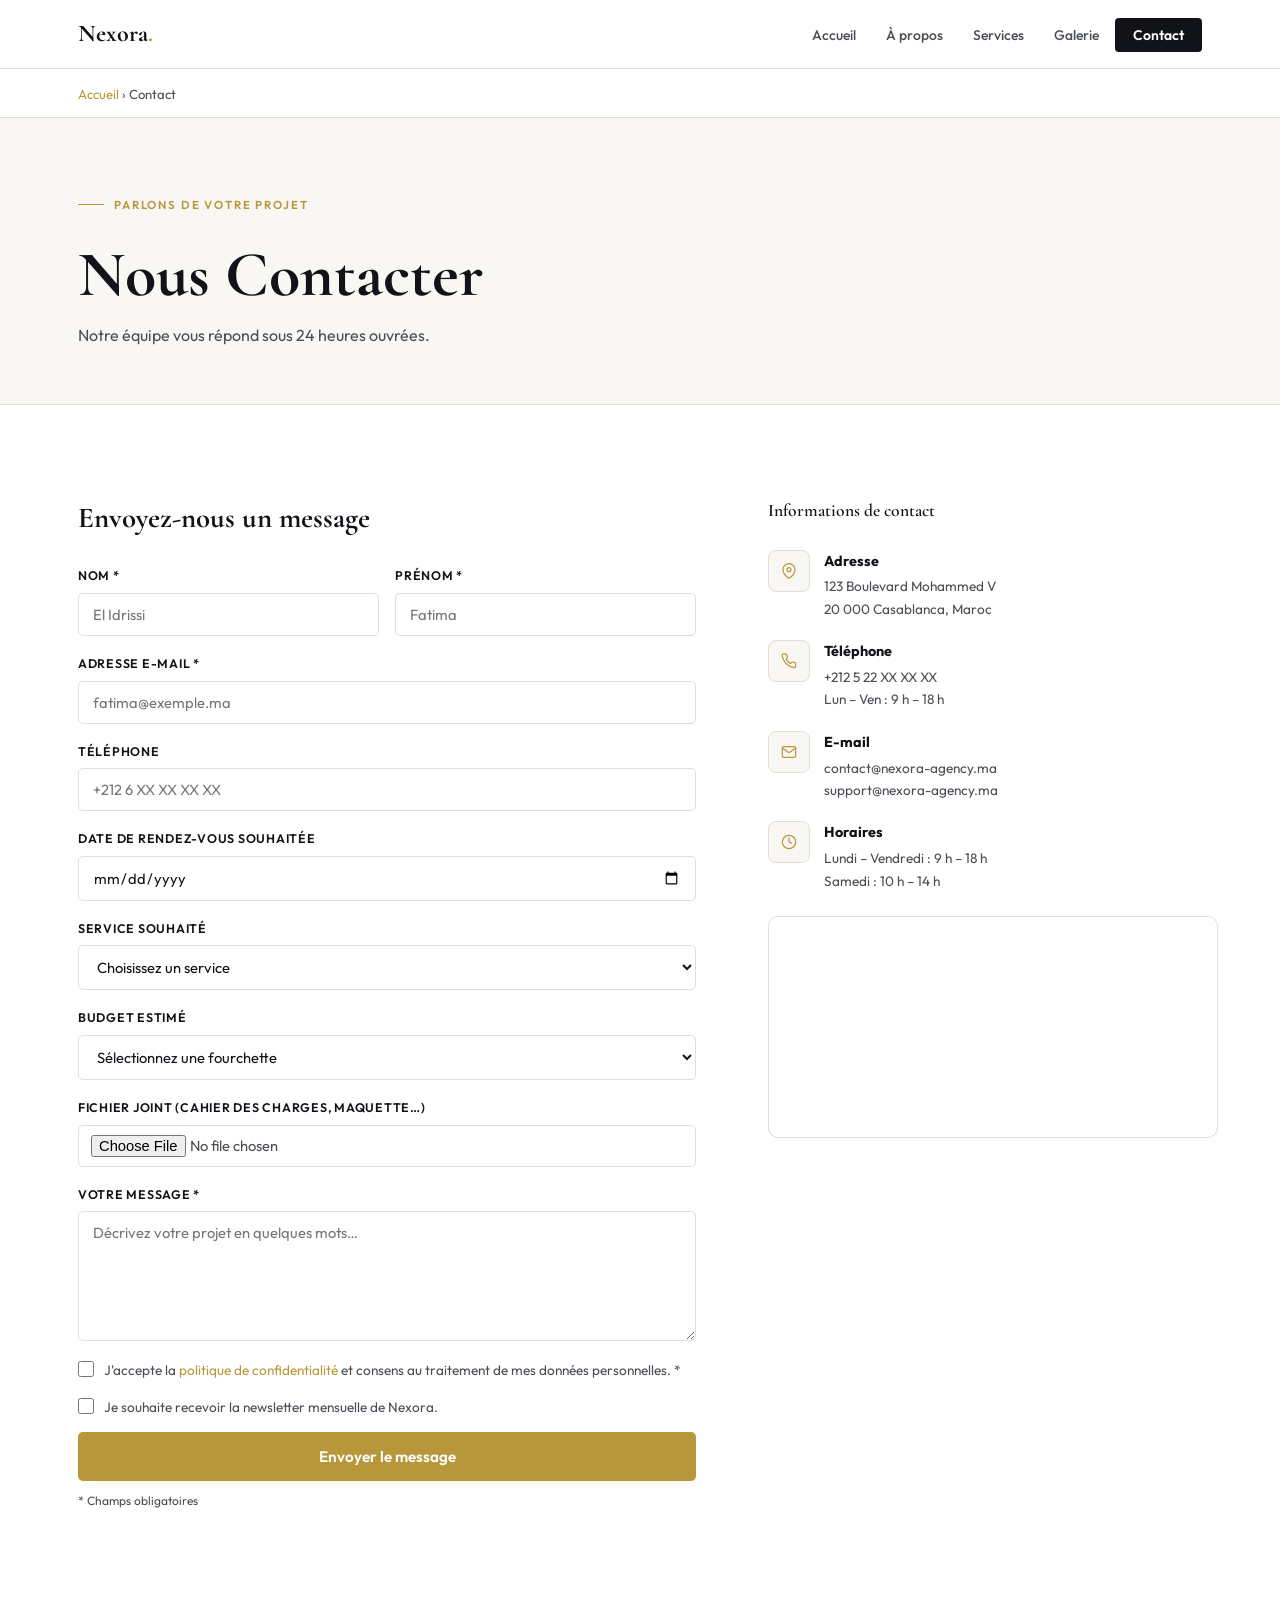
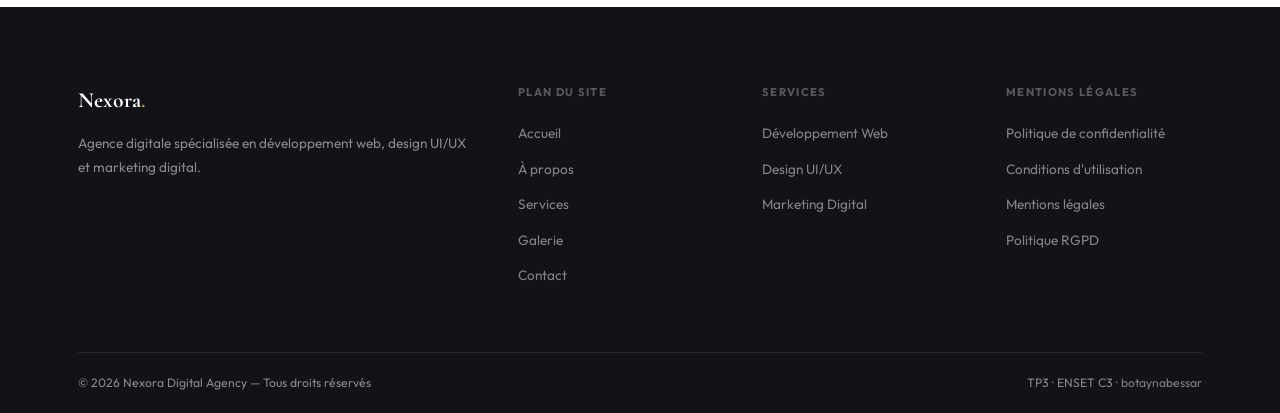
<file: tp3/pages/contact.html>
<!DOCTYPE html>
<html lang="fr">
<head>
  <meta charset="UTF-8">
  <meta name="viewport" content="width=device-width, initial-scale=1.0">
  <title>Contact — Nexora Digital Agency</title>
  <meta name="description" content="Contactez Nexora pour votre projet digital. Formulaire de contact, localisation Casablanca et informations pratiques.">
  <meta name="robots" content="index, follow">
  <meta property="og:type" content="website">
  <meta property="og:title" content="Contact — Nexora">
  <meta property="og:description" content="Contactez notre équipe pour discuter de votre projet digital.">
  <meta property="og:image" content="https://images.unsplash.com/photo-1497366216548-37526070297c?w=1200&q=80">
  <meta property="og:url" content="https://botaynabessar.github.io/c3-bo-bassar/tp3/pages/contact.html">
  <meta property="og:locale" content="fr_FR">
  <meta name="twitter:card" content="summary_large_image">
  <meta name="twitter:title" content="Contact — Nexora">
  <link rel="preconnect" href="https://fonts.googleapis.com">
  <link href="https://fonts.googleapis.com/css2?family=Cormorant+Garamond:wght@700;900&family=Outfit:wght@400;500;600&display=swap" rel="stylesheet">
  <link rel="stylesheet" href="../css/style.css">
</head>
<body>

<header>
  <nav>
    <a href="../index.html" class="logo">Nexora<span>.</span></a>
    <button class="hamburger" id="hbg" aria-label="Menu"><span></span><span></span><span></span></button>
    <ul id="nav-ul">
      <li><a href="../index.html">Accueil</a></li>
      <li><a href="about.html">À propos</a></li>
      <li><a href="services.html">Services</a></li>
      <li><a href="gallery.html">Galerie</a></li>
      <li><a href="contact.html" class="nav-cta active">Contact</a></li>
    </ul>
  </nav>
</header>

<div class="breadcrumb"><div class="container"><span><a href="../index.html">Accueil</a> &rsaquo; Contact</span></div></div>

<div class="page-hero">
  <div class="container">
    <span class="eyebrow">Parlons de votre projet</span>
    <h1>Nous Contacter</h1>
    <p>Notre équipe vous répond sous 24 heures ouvrées.</p>
  </div>
</div>

<section class="section">
  <div class="container">
    <div class="contact-grid">

      <!-- FORMULAIRE avec tous les types d'inputs -->
      <div>
        <h2 style="margin-bottom:32px; font-size:1.8rem;">Envoyez-nous un message</h2>

        <form id="contactForm" novalidate>

          <!-- input type="text" -->
          <div class="form-row">
            <div class="form-group">
              <label for="nom">Nom *</label>
              <input type="text" id="nom" name="nom" placeholder="El Idrissi" required autocomplete="family-name">
            </div>
            <div class="form-group">
              <label for="prenom">Prénom *</label>
              <input type="text" id="prenom" name="prenom" placeholder="Fatima" required autocomplete="given-name">
            </div>
          </div>

          <!-- input type="email" -->
          <div class="form-group">
            <label for="email">Adresse e-mail *</label>
            <input type="email" id="email" name="email" placeholder="fatima@exemple.ma" required autocomplete="email">
          </div>

          <!-- input type="tel" -->
          <div class="form-group">
            <label for="tel">Téléphone</label>
            <input type="tel" id="tel" name="tel" placeholder="+212 6 XX XX XX XX" autocomplete="tel">
          </div>

          <!-- input type="date" -->
          <div class="form-group">
            <label for="rdv">Date de rendez-vous souhaitée</label>
            <input type="date" id="rdv" name="rdv" min="2026-03-19">
          </div>

          <!-- select -->
          <div class="form-group">
            <label for="service">Service souhaité</label>
            <select id="service" name="service">
              <option value="">Choisissez un service</option>
              <option value="web">Développement Web</option>
              <option value="design">Design UI/UX</option>
              <option value="marketing">Marketing Digital</option>
              <option value="mobile">Application Mobile</option>
              <option value="cloud">Cloud &amp; Hébergement</option>
              <option value="secu">Cybersécurité</option>
              <option value="autre">Autre</option>
            </select>
          </div>

          <!-- second select -->
          <div class="form-group">
            <label for="budget">Budget estimé</label>
            <select id="budget" name="budget">
              <option value="">Sélectionnez une fourchette</option>
              <option value="moins5">Moins de 5 000 MAD</option>
              <option value="5-15">5 000 – 15 000 MAD</option>
              <option value="15-30">15 000 – 30 000 MAD</option>
              <option value="30plus">30 000 MAD et plus</option>
            </select>
          </div>

          <!-- input type="file" -->
          <div class="form-group">
            <label for="fichier">Fichier joint (cahier des charges, maquette…)</label>
            <input type="file" id="fichier" name="fichier" accept=".pdf,.doc,.docx,.jpg,.jpeg,.png,.zip">
          </div>

          <!-- textarea -->
          <div class="form-group">
            <label for="message">Votre message *</label>
            <textarea id="message" name="message" placeholder="Décrivez votre projet en quelques mots…" required></textarea>
          </div>

          <!-- input type="checkbox" RGPD -->
          <div class="check-group">
            <input type="checkbox" id="rgpd" name="rgpd" required>
            <label for="rgpd" style="text-transform:none; letter-spacing:0; font-weight:400;">
              J'accepte la <a href="#" style="color:var(--gold);">politique de confidentialité</a>
              et consens au traitement de mes données personnelles. *
            </label>
          </div>

          <!-- input type="checkbox" Newsletter -->
          <div class="check-group">
            <input type="checkbox" id="newsletter" name="newsletter">
            <label for="newsletter" style="text-transform:none; letter-spacing:0; font-weight:400;">
              Je souhaite recevoir la newsletter mensuelle de Nexora.
            </label>
          </div>

          <!-- input type="submit" -->
          <input type="submit" value="Envoyer le message" class="btn btn-gold" style="width:100%; font-size:.95rem; padding:15px; cursor:pointer;">

          <p style="font-size:.75rem; color:var(--ink-soft); margin-top:10px;">* Champs obligatoires</p>

        </form>
      </div>

      <!-- INFOS CONTACT -->
      <div class="contact-info">
        <h3>Informations de contact</h3>

        <div class="info-item">
          <div class="info-ico">
            <svg viewBox="0 0 24 24"><path d="M21 10c0 7-9 13-9 13s-9-6-9-13a9 9 0 0 1 18 0z"/><circle cx="12" cy="10" r="3"/></svg>
          </div>
          <div>
            <strong>Adresse</strong>
            <p>123 Boulevard Mohammed V<br>20 000 Casablanca, Maroc</p>
          </div>
        </div>

        <div class="info-item">
          <div class="info-ico">
            <svg viewBox="0 0 24 24"><path d="M22 16.92v3a2 2 0 0 1-2.18 2 19.79 19.79 0 0 1-8.63-3.07A19.5 19.5 0 0 1 4.9 12.15 19.79 19.79 0 0 1 1.82 3.6 2 2 0 0 1 3.82 1.44h3a2 2 0 0 1 2 1.72 12.84 12.84 0 0 0 .7 2.81 2 2 0 0 1-.45 2.11L8.09 9.91a16 16 0 0 0 6 6l1.83-1.83a2 2 0 0 1 2.11-.45 12.84 12.84 0 0 0 2.81.7A2 2 0 0 1 22 16.92z"/></svg>
          </div>
          <div>
            <strong>Téléphone</strong>
            <p>+212 5 22 XX XX XX<br>Lun – Ven : 9 h – 18 h</p>
          </div>
        </div>

        <div class="info-item">
          <div class="info-ico">
            <svg viewBox="0 0 24 24"><path d="M4 4h16c1.1 0 2 .9 2 2v12c0 1.1-.9 2-2 2H4c-1.1 0-2-.9-2-2V6c0-1.1.9-2 2-2z"/><polyline points="22,6 12,13 2,6"/></svg>
          </div>
          <div>
            <strong>E-mail</strong>
            <p>contact@nexora-agency.ma<br>support@nexora-agency.ma</p>
          </div>
        </div>

        <div class="info-item">
          <div class="info-ico">
            <svg viewBox="0 0 24 24"><circle cx="12" cy="12" r="10"/><polyline points="12 6 12 12 16 14"/></svg>
          </div>
          <div>
            <strong>Horaires</strong>
            <p>Lundi – Vendredi : 9 h – 18 h<br>Samedi : 10 h – 14 h</p>
          </div>
        </div>

        <!-- CARTE IFRAME Google Maps -->
        <div class="map-box">
          <iframe
            title="Localisation Nexora — Casablanca"
            src="https://www.google.com/maps/embed?pb=!1m18!1m12!1m3!1d53169.09!2d-7.6617!3d33.5731!2m3!1f0!2f0!3f0!3m2!1i1024!2i768!4f13.1!3m3!1m2!1s0xda7d282b1a9efab%3A0x97ffab2e5eb6d7e5!2sCasablanca!5e0!3m2!1sfr!2sma!4v1642000000000"
            allowfullscreen loading="lazy"
            referrerpolicy="no-referrer-when-downgrade">
          </iframe>
        </div>

      </div>
    </div>
  </div>
</section>

<footer>
  <div class="container">
    <div class="footer-grid">
      <div class="footer-col"><span class="f-logo">Nexora<span>.</span></span><p>Agence digitale spécialisée en développement web, design UI/UX et marketing digital.</p></div>
      <div class="footer-col"><h4>Plan du site</h4><ul><li><a href="../index.html">Accueil</a></li><li><a href="about.html">À propos</a></li><li><a href="services.html">Services</a></li><li><a href="gallery.html">Galerie</a></li><li><a href="contact.html">Contact</a></li></ul></div>
      <div class="footer-col"><h4>Services</h4><ul><li><a href="services.html">Développement Web</a></li><li><a href="services.html">Design UI/UX</a></li><li><a href="services.html">Marketing Digital</a></li></ul></div>
      <div class="footer-col"><h4>Mentions légales</h4><ul><li><a href="#">Politique de confidentialité</a></li><li><a href="#">Conditions d'utilisation</a></li><li><a href="#">Mentions légales</a></li><li><a href="#">Politique RGPD</a></li></ul></div>
    </div>
    <div class="footer-bottom"><p>&copy; 2026 Nexora Digital Agency &mdash; Tous droits réservés</p><p>TP3 &middot; ENSET C3 &middot; <a href="#">botaynabessar</a></p></div>
  </div>
</footer>

<script src="../js/script.js"></script>
</body>
</html>
</file>
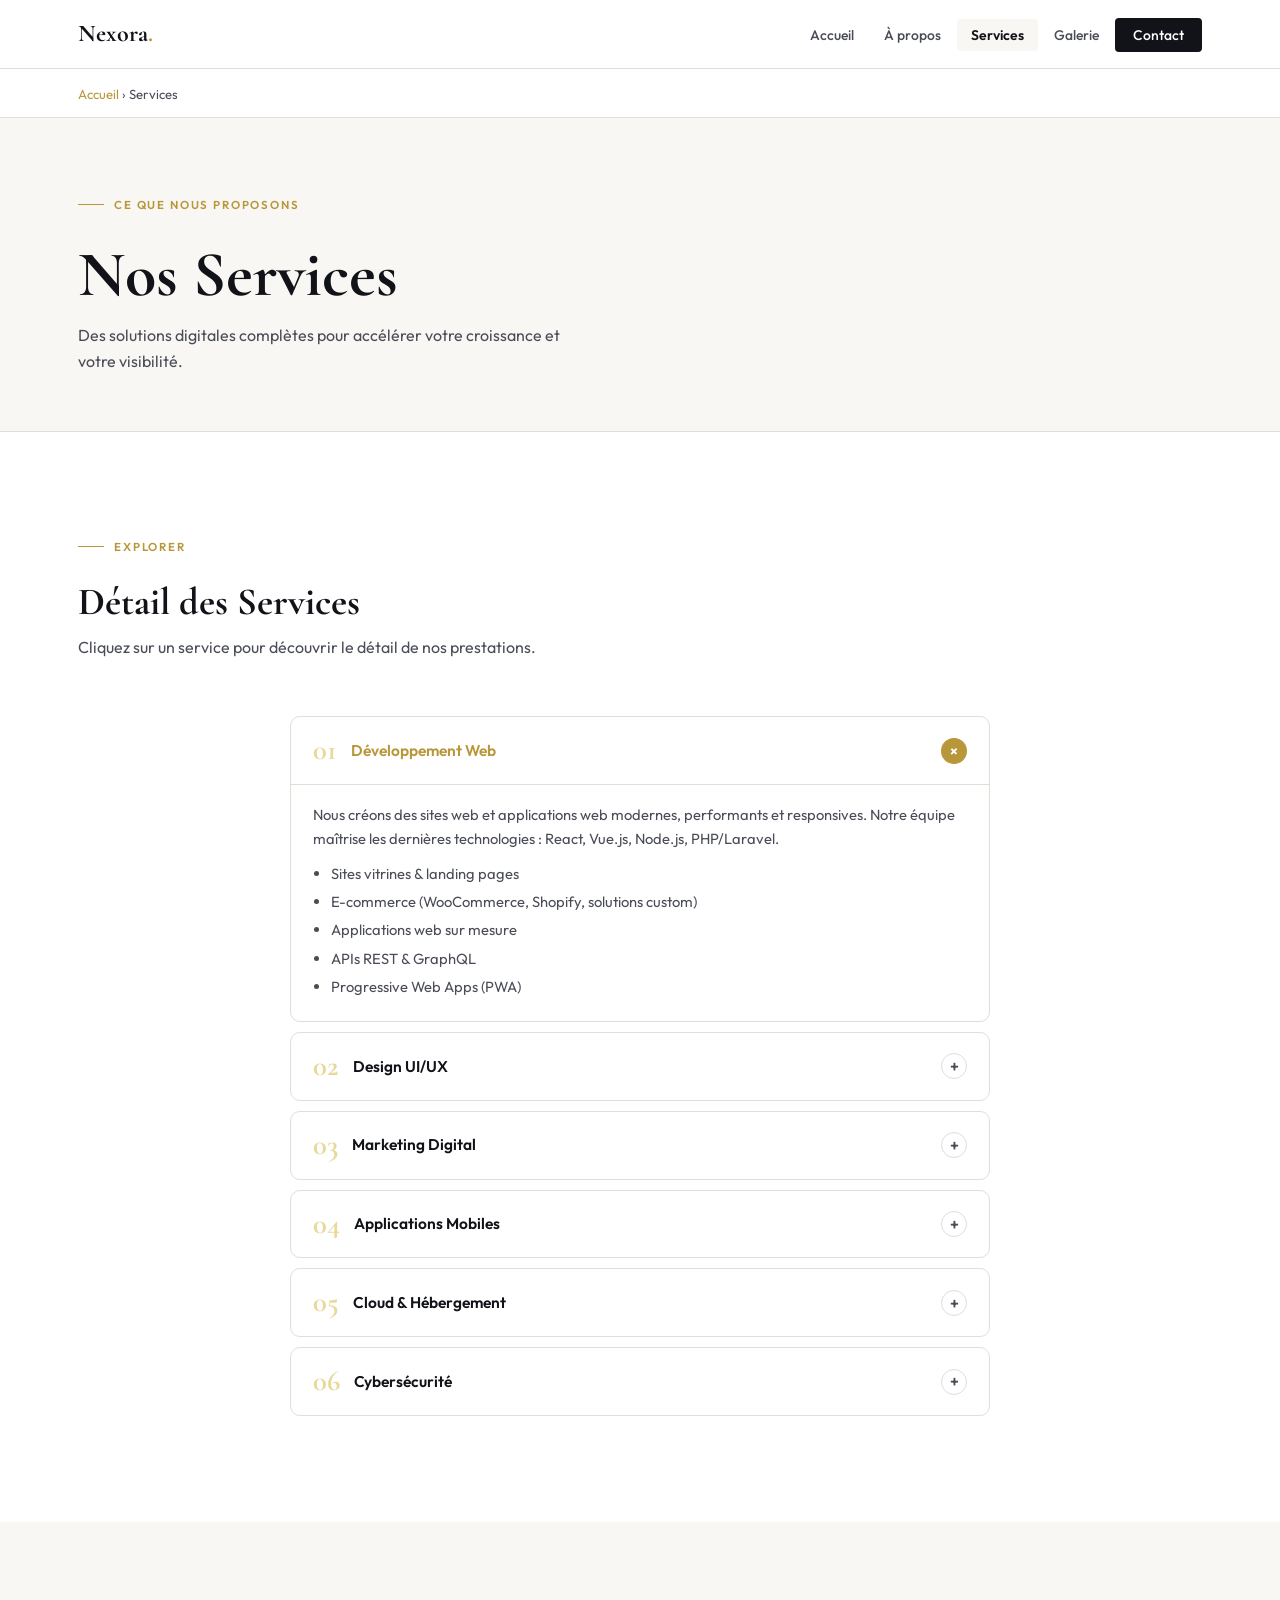
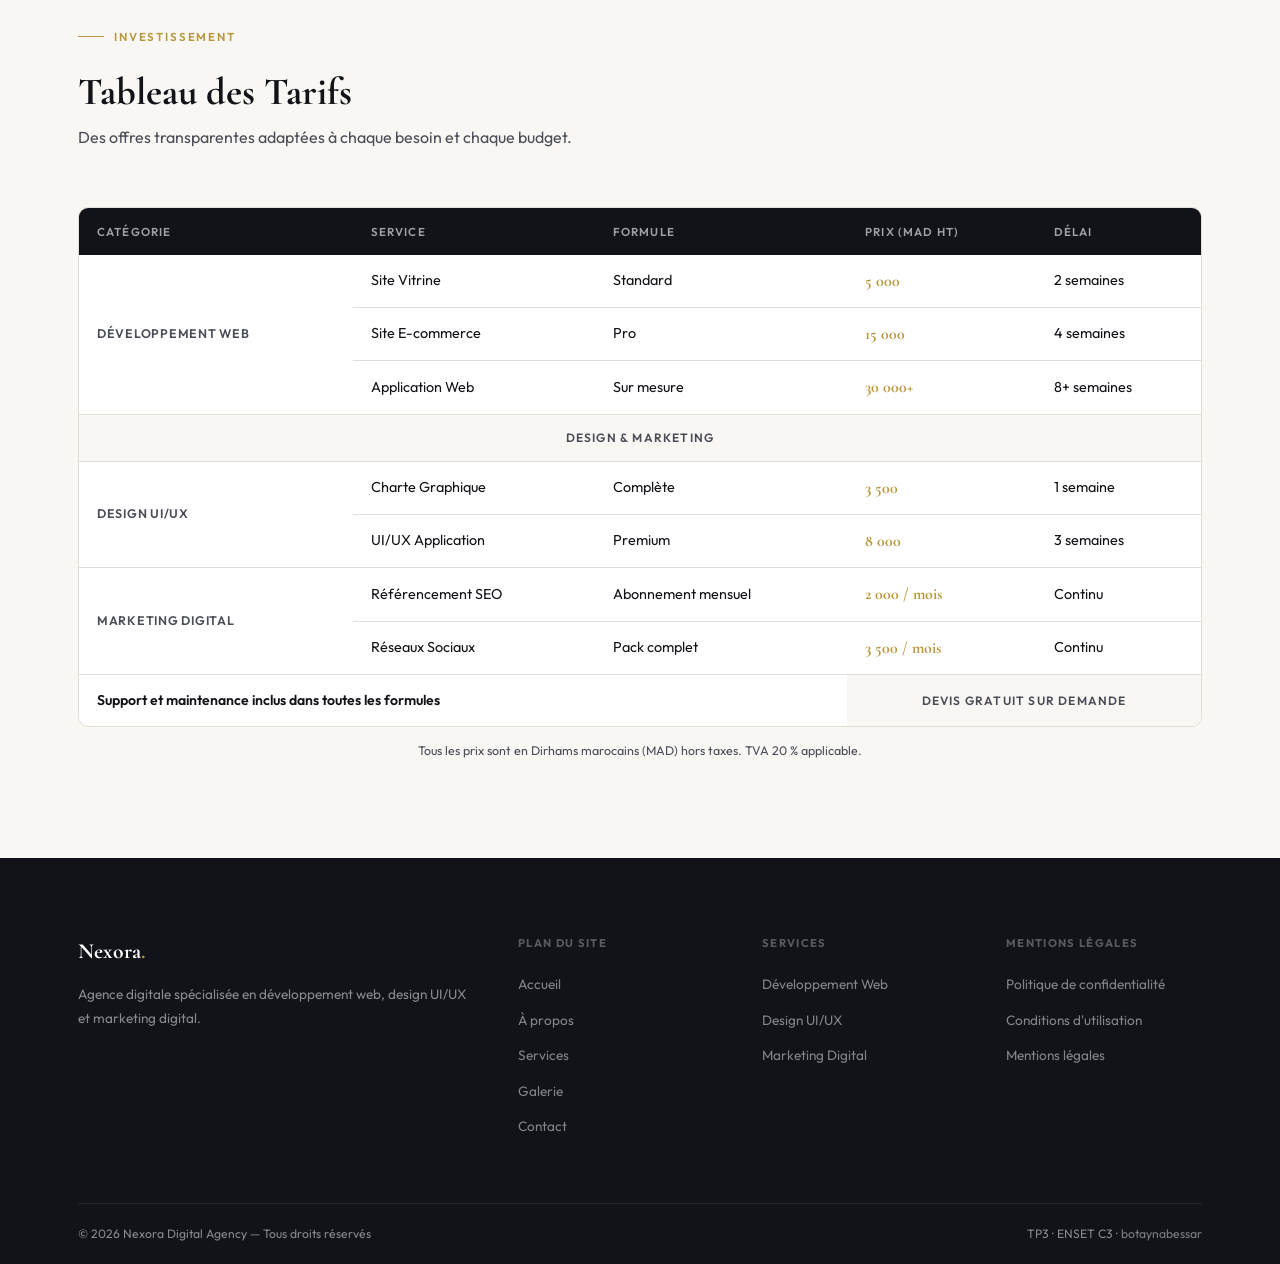
<file: tp3/pages/services.html>
<!DOCTYPE html>
<html lang="fr">
<head>
  <meta charset="UTF-8">
  <meta name="viewport" content="width=device-width, initial-scale=1.0">
  <title>Services &amp; Tarifs — Nexora Digital Agency</title>
  <meta name="description" content="Services de Nexora : développement web, design UI/UX, marketing digital. Consultez nos tarifs transparents.">
  <meta name="robots" content="index, follow">
  <meta property="og:type" content="website">
  <meta property="og:title" content="Services &amp; Tarifs — Nexora">
  <meta property="og:description" content="Développement web, design, marketing digital — tarifs transparents.">
  <meta property="og:image" content="https://images.unsplash.com/photo-1497366216548-37526070297c?w=1200&q=80">
  <meta property="og:url" content="https://botaynabessar.github.io/c3-bo-bassar/tp3/pages/services.html">
  <meta property="og:locale" content="fr_FR">
  <meta name="twitter:card" content="summary_large_image">
  <meta name="twitter:title" content="Services — Nexora">
  <link rel="preconnect" href="https://fonts.googleapis.com">
  <link href="https://fonts.googleapis.com/css2?family=Cormorant+Garamond:wght@700;900&family=Outfit:wght@400;500;600&display=swap" rel="stylesheet">
  <link rel="stylesheet" href="../css/style.css">
</head>
<body>

<header>
  <nav>
    <a href="../index.html" class="logo">Nexora<span>.</span></a>
    <button class="hamburger" id="hbg" aria-label="Menu"><span></span><span></span><span></span></button>
    <ul id="nav-ul">
      <li><a href="../index.html">Accueil</a></li>
      <li><a href="about.html">À propos</a></li>
      <li><a href="services.html" class="active">Services</a></li>
      <li><a href="gallery.html">Galerie</a></li>
      <li><a href="contact.html" class="nav-cta">Contact</a></li>
    </ul>
  </nav>
</header>

<div class="breadcrumb"><div class="container"><span><a href="../index.html">Accueil</a> &rsaquo; Services</span></div></div>

<div class="page-hero">
  <div class="container">
    <span class="eyebrow">Ce que nous proposons</span>
    <h1>Nos Services</h1>
    <p>Des solutions digitales complètes pour accélérer votre croissance et votre visibilité.</p>
  </div>
</div>

<!-- SERVICES : details / summary -->
<section class="section">
  <div class="container">
    <div class="section-intro">
      <span class="eyebrow">Explorer</span>
      <h2>Détail des Services</h2>
      <p>Cliquez sur un service pour découvrir le détail de nos prestations.</p>
    </div>

    <div style="max-width:700px; margin: 0 auto;">

      <div class="accord">
        <details open>
          <summary>
            <span class="sum-left"><span class="sum-num">01</span><span class="sum-text">Développement Web</span></span>
            <span class="arr-btn">+</span>
          </summary>
          <div class="det-body">
            <p>Nous créons des sites web et applications web modernes, performants et responsives. Notre équipe maîtrise les dernières technologies : React, Vue.js, Node.js, PHP/Laravel.</p>
            <ul>
              <li>Sites vitrines &amp; landing pages</li>
              <li>E-commerce (WooCommerce, Shopify, solutions custom)</li>
              <li>Applications web sur mesure</li>
              <li>APIs REST &amp; GraphQL</li>
              <li>Progressive Web Apps (PWA)</li>
            </ul>
          </div>
        </details>
      </div>

      <div class="accord">
        <details>
          <summary>
            <span class="sum-left"><span class="sum-num">02</span><span class="sum-text">Design UI/UX</span></span>
            <span class="arr-btn">+</span>
          </summary>
          <div class="det-body">
            <p>Notre équipe de designers crée des interfaces utilisateur élégantes et intuitives. Nous plaçons l'expérience utilisateur au cœur de chaque conception.</p>
            <ul>
              <li>Wireframing &amp; prototypage interactif</li>
              <li>Design system &amp; charte graphique</li>
              <li>Tests utilisateurs &amp; UX research</li>
              <li>Motion design &amp; animations</li>
            </ul>
          </div>
        </details>
      </div>

      <div class="accord">
        <details>
          <summary>
            <span class="sum-left"><span class="sum-num">03</span><span class="sum-text">Marketing Digital</span></span>
            <span class="arr-btn">+</span>
          </summary>
          <div class="det-body">
            <p>Boostez votre visibilité en ligne avec nos stratégies de marketing digital sur mesure.</p>
            <ul>
              <li>SEO / référencement naturel</li>
              <li>Google Ads &amp; Meta Ads</li>
              <li>Community management</li>
              <li>Email marketing &amp; automation</li>
              <li>Analyse &amp; reporting mensuel</li>
            </ul>
          </div>
        </details>
      </div>

      <div class="accord">
        <details>
          <summary>
            <span class="sum-left"><span class="sum-num">04</span><span class="sum-text">Applications Mobiles</span></span>
            <span class="arr-btn">+</span>
          </summary>
          <div class="det-body">
            <p>Développement d'applications mobiles natives et cross-platform pour iOS et Android.</p>
            <ul>
              <li>iOS natif — Swift / SwiftUI</li>
              <li>Android natif — Kotlin</li>
              <li>React Native (cross-platform)</li>
              <li>Flutter</li>
              <li>Publication App Store &amp; Google Play</li>
            </ul>
          </div>
        </details>
      </div>

      <div class="accord">
        <details>
          <summary>
            <span class="sum-left"><span class="sum-num">05</span><span class="sum-text">Cloud &amp; Hébergement</span></span>
            <span class="arr-btn">+</span>
          </summary>
          <div class="det-body">
            <p>Solutions cloud scalables et sécurisées. Nous gérons l'infrastructure pour que vous vous concentriez sur votre cœur de métier.</p>
            <ul>
              <li>AWS, Google Cloud Platform, Microsoft Azure</li>
              <li>Docker &amp; Kubernetes</li>
              <li>CI/CD &amp; automatisation</li>
              <li>Monitoring &amp; alerting 24/7</li>
            </ul>
          </div>
        </details>
      </div>

      <div class="accord">
        <details>
          <summary>
            <span class="sum-left"><span class="sum-num">06</span><span class="sum-text">Cybersécurité</span></span>
            <span class="arr-btn">+</span>
          </summary>
          <div class="det-body">
            <p>Protégez vos actifs numériques avec nos services de cybersécurité. Audit, tests de pénétration et mise en conformité RGPD.</p>
            <ul>
              <li>Audit de sécurité web</li>
              <li>Tests de pénétration (Pentest)</li>
              <li>Mise en conformité RGPD</li>
              <li>Formation des équipes</li>
            </ul>
          </div>
        </details>
      </div>

    </div>
  </div>
</section>

<!-- TABLEAU DE TARIFS avec colspan et rowspan -->
<section class="section section--bg">
  <div class="container">
    <div class="section-intro">
      <span class="eyebrow">Investissement</span>
      <h2>Tableau des Tarifs</h2>
      <p>Des offres transparentes adaptées à chaque besoin et chaque budget.</p>
    </div>

    <div class="tbl-wrap">
      <table>
        <thead>
          <tr>
            <th>Catégorie</th>
            <th>Service</th>
            <th>Formule</th>
            <th>Prix (MAD HT)</th>
            <th>Délai</th>
          </tr>
        </thead>
        <tbody>

          <!-- rowspan 3 pour Développement Web -->
          <tr>
            <td class="cat" rowspan="3">Développement Web</td>
            <td>Site Vitrine</td>
            <td>Standard</td>
            <td class="prix">5 000</td>
            <td>2 semaines</td>
          </tr>
          <tr>
            <td>Site E-commerce</td>
            <td>Pro</td>
            <td class="prix">15 000</td>
            <td>4 semaines</td>
          </tr>
          <tr>
            <td>Application Web</td>
            <td>Sur mesure</td>
            <td class="prix">30 000+</td>
            <td>8+ semaines</td>
          </tr>

          <!-- colspan 5 pour séparateur -->
          <tr>
            <td class="sep" colspan="5">Design &amp; Marketing</td>
          </tr>

          <!-- rowspan 2 pour Design -->
          <tr>
            <td class="cat" rowspan="2">Design UI/UX</td>
            <td>Charte Graphique</td>
            <td>Complète</td>
            <td class="prix">3 500</td>
            <td>1 semaine</td>
          </tr>
          <tr>
            <td>UI/UX Application</td>
            <td>Premium</td>
            <td class="prix">8 000</td>
            <td>3 semaines</td>
          </tr>

          <!-- rowspan 2 pour Marketing -->
          <tr>
            <td class="cat" rowspan="2">Marketing Digital</td>
            <td>Référencement SEO</td>
            <td>Abonnement mensuel</td>
            <td class="prix">2 000 / mois</td>
            <td>Continu</td>
          </tr>
          <tr>
            <td>Réseaux Sociaux</td>
            <td>Pack complet</td>
            <td class="prix">3 500 / mois</td>
            <td>Continu</td>
          </tr>

          <!-- colspan final -->
          <tr>
            <td colspan="3" style="font-weight:600; font-size:.88rem; color:var(--ink); padding:14px 18px;">
              Support et maintenance inclus dans toutes les formules
            </td>
            <td colspan="2" class="sep">Devis gratuit sur demande</td>
          </tr>

        </tbody>
      </table>
    </div>
    <p style="margin-top:14px; color:var(--ink-soft); font-size:.78rem; text-align:center;">
      Tous les prix sont en Dirhams marocains (MAD) hors taxes. TVA 20&nbsp;% applicable.
    </p>
  </div>
</section>

<footer>
  <div class="container">
    <div class="footer-grid">
      <div class="footer-col"><span class="f-logo">Nexora<span>.</span></span><p>Agence digitale spécialisée en développement web, design UI/UX et marketing digital.</p></div>
      <div class="footer-col"><h4>Plan du site</h4><ul><li><a href="../index.html">Accueil</a></li><li><a href="about.html">À propos</a></li><li><a href="services.html">Services</a></li><li><a href="gallery.html">Galerie</a></li><li><a href="contact.html">Contact</a></li></ul></div>
      <div class="footer-col"><h4>Services</h4><ul><li><a href="#">Développement Web</a></li><li><a href="#">Design UI/UX</a></li><li><a href="#">Marketing Digital</a></li></ul></div>
      <div class="footer-col"><h4>Mentions légales</h4><ul><li><a href="#">Politique de confidentialité</a></li><li><a href="#">Conditions d'utilisation</a></li><li><a href="#">Mentions légales</a></li></ul></div>
    </div>
    <div class="footer-bottom"><p>&copy; 2026 Nexora Digital Agency &mdash; Tous droits réservés</p><p>TP3 &middot; ENSET C3 &middot; <a href="#">botaynabessar</a></p></div>
  </div>
</footer>

<script src="../js/script.js"></script>
</body>
</html>
</file>
<file: tp3/css/style.css>
@import url('https://fonts.googleapis.com/css2?family=Cormorant+Garamond:wght@700;900&family=Outfit:wght@400;500;600&display=swap');

*, *::before, *::after { box-sizing: border-box; margin: 0; padding: 0; }
html { scroll-behavior: smooth; }

:root {
  --ink: #111318;
  --ink-soft: #4a4d57;
  --cream: #f9f7f4;
  --white: #ffffff;
  --gold: #b8973a;
  --gold-lt: #e8d99a;
  --border: #e2ddd7;
  --radius: 10px;
  --t: .3s ease;
}

body { font-family: 'Outfit', 'Segoe UI', sans-serif; background: var(--white); color: var(--ink); line-height: 1.65; }
img  { max-width: 100%; display: block; }
a    { color: inherit; text-decoration: none; }

h1, h2, h3 { font-family: 'Cormorant Garamond', Georgia, serif; line-height: 1.15; }
h1 { font-size: clamp(2.2rem, 5vw, 4rem); font-weight: 900; }
h2 { font-size: clamp(1.7rem, 3vw, 2.6rem); font-weight: 700; }
h3 { font-size: 1.1rem; font-weight: 600; }

.container { max-width: 1180px; margin: 0 auto; padding: 0 28px; }
.section    { padding: 96px 0; }
.section--bg { background: var(--cream); }

/* EYEBROW */
.eyebrow {
  display: inline-flex; align-items: center; gap: 10px;
  font-size: .72rem; font-weight: 600; letter-spacing: .16em;
  text-transform: uppercase; color: var(--gold); margin-bottom: 16px;
}
.eyebrow::before { content: ''; display: inline-block; width: 26px; height: 1px; background: var(--gold); }

/* BOUTONS */
.btn { display: inline-block; padding: 13px 28px; font-family: 'Outfit', sans-serif; font-weight: 600; font-size: .88rem; border-radius: 5px; transition: var(--t); cursor: pointer; border: none; }
.btn-gold    { background: var(--gold); color: #fff; }
.btn-gold:hover { background: #9f7f2a; transform: translateY(-2px); box-shadow: 0 8px 24px rgba(184,151,58,.35); }
.btn-outline { background: transparent; border: 1.5px solid var(--ink); color: var(--ink); }
.btn-outline:hover { background: var(--ink); color: #fff; }

/* HEADER */
header { position: sticky; top: 0; z-index: 200; background: rgba(255,255,255,.96); backdrop-filter: blur(14px); border-bottom: 1px solid var(--border); }
nav { display: flex; align-items: center; justify-content: space-between; height: 68px; max-width: 1180px; margin: 0 auto; padding: 0 28px; }
.logo { font-family: 'Cormorant Garamond', serif; font-size: 1.5rem; font-weight: 900; }
.logo span { color: var(--gold); }
nav ul { list-style: none; display: flex; align-items: center; gap: 2px; }
nav ul a { padding: 7px 14px; border-radius: 4px; font-size: .87rem; font-weight: 500; color: var(--ink-soft); transition: var(--t); }
nav ul a:hover, nav ul a.active { color: var(--ink); background: var(--cream); font-weight: 600; }
.nav-cta { background: var(--ink) !important; color: #fff !important; padding: 8px 18px !important; border-radius: 4px; }
.nav-cta:hover { background: var(--gold) !important; }
.hamburger { display: none; flex-direction: column; gap: 5px; background: none; border: none; cursor: pointer; padding: 5px; }
.hamburger span { display: block; width: 22px; height: 2px; background: var(--ink); border-radius: 1px; }

/* HERO */
.hero { display: grid; grid-template-columns: 55% 45%; min-height: 90vh; overflow: hidden; }
.hero-left { display: flex; flex-direction: column; justify-content: center; padding: 80px 60px 80px 28px; }
.hero-left h1   { margin-bottom: 20px; }
.hero-left > p  { color: var(--ink-soft); font-size: 1rem; max-width: 460px; margin-bottom: 36px; }
.hero-actions   { display: flex; gap: 12px; flex-wrap: wrap; }
.hero-right { position: relative; overflow: hidden; }
.hero-right picture, .hero-right img { width: 100%; height: 100%; object-fit: cover; object-position: center; }
.hero-right::after { content: ''; position: absolute; top: 0; left: 0; width: 55px; height: 100%; background: var(--white); clip-path: polygon(0 0, 100% 0, 0 100%); }

/* STATS */
.stats { background: var(--ink); color: #fff; padding: 52px 0; }
.stats-grid { display: grid; grid-template-columns: repeat(4,1fr); gap: 20px; text-align: center; }
.stats-grid strong { display: block; font-family: 'Cormorant Garamond', serif; font-size: 2.8rem; font-weight: 900; color: var(--gold); line-height: 1; margin-bottom: 5px; }
.stats-grid span   { font-size: .78rem; color: rgba(255,255,255,.45); letter-spacing: .08em; text-transform: uppercase; }

/* SERVICES */
.section-intro { max-width: 560px; margin-bottom: 56px; }
.section-intro h2 { margin: 8px 0 10px; }
.section-intro p  { color: var(--ink-soft); }
.services-grid { display: grid; grid-template-columns: repeat(3,1fr); gap: 22px; }
.card { background: #fff; border: 1px solid var(--border); border-radius: var(--radius); padding: 36px 28px; transition: var(--t); }
.card:hover { box-shadow: 0 8px 32px rgba(0,0,0,.09); transform: translateY(-4px); border-color: var(--gold-lt); }
.card-num { font-family: 'Cormorant Garamond', serif; font-size: 2.6rem; font-weight: 900; color: var(--gold-lt); line-height: 1; margin-bottom: 14px; }
.card h3  { margin-bottom: 9px; }
.card p   { color: var(--ink-soft); font-size: .88rem; line-height: 1.7; }

/* TÉMOIGNAGES */
.temo-grid { display: grid; grid-template-columns: repeat(3,1fr); gap: 22px; }
blockquote { background: #fff; border-radius: var(--radius); padding: 32px; border-top: 3px solid var(--gold); display: flex; flex-direction: column; gap: 16px; }
.q-mark { font-family: 'Cormorant Garamond', serif; font-size: 4.5rem; color: var(--gold-lt); line-height: .7; }
.q-text { color: var(--ink-soft); font-size: .92rem; line-height: 1.75; font-style: italic; }
.q-author strong { display: block; font-size: .9rem; font-weight: 600; }
.q-author span   { color: var(--ink-soft); font-size: .78rem; }

/* VIDÉO */
.video-section { background: var(--ink); padding: 96px 0; text-align: center; }
.video-section h2 { color: #fff; margin-bottom: 12px; }
.video-section > .container > p { color: rgba(255,255,255,.45); margin-bottom: 42px; }
.video-section .eyebrow { justify-content: center; color: var(--gold-lt); display: flex; }
.video-wrap { max-width: 880px; margin: 0 auto; border-radius: 12px; overflow: hidden; box-shadow: 0 30px 80px rgba(0,0,0,.5); border: 1px solid rgba(255,255,255,.07); }
.video-wrap video { width: 100%; display: block; }

/* ABOUT : ÉQUIPE */
.team-grid { display: grid; grid-template-columns: repeat(3,1fr); gap: 32px; }
figure {}
.photo-box { aspect-ratio: 3/4; border-radius: var(--radius); overflow: hidden; background: var(--cream); margin-bottom: 16px; }
.photo-box img { width: 100%; height: 100%; object-fit: cover; object-position: top; transition: transform .5s ease; }
figure:hover .photo-box img { transform: scale(1.04); }
figcaption strong { display: block; font-size: 1rem; font-weight: 600; margin-bottom: 3px; }
figcaption span   { color: var(--ink-soft); font-size: .82rem; }

/* VALEURS */
.valeurs-grid { display: grid; grid-template-columns: repeat(2,1fr); gap: 18px; }
.valeur { border: 1px solid var(--border); border-radius: var(--radius); padding: 28px; background: #fff; }
.val-num { font-family: 'Cormorant Garamond', serif; font-size: 2.2rem; font-weight: 900; color: var(--gold-lt); line-height: 1; margin-bottom: 10px; }
.valeur h3 { margin-bottom: 8px; }
.valeur p  { color: var(--ink-soft); font-size: .88rem; }

/* PAGE HERO */
.page-hero { background: var(--cream); padding: 68px 0 56px; border-bottom: 1px solid var(--border); }
.page-hero h1 { margin: 8px 0 10px; }
.page-hero p  { color: var(--ink-soft); font-size: 1rem; max-width: 520px; }

/* BREADCRUMB */
.breadcrumb { border-bottom: 1px solid var(--border); padding: 11px 0; }
.breadcrumb span { font-size: .82rem; color: var(--ink-soft); }
.breadcrumb a    { color: var(--gold); }

/* SERVICES PAGE : details/summary */
.accord { margin-bottom: 10px; }
details { border: 1px solid var(--border); border-radius: var(--radius); background: #fff; overflow: hidden; }
summary { padding: 19px 22px; font-weight: 600; cursor: pointer; list-style: none; display: flex; align-items: center; justify-content: space-between; transition: var(--t); }
summary::-webkit-details-marker { display: none; }
.sum-left { display: flex; align-items: center; gap: 14px; }
.sum-num  { font-family: 'Cormorant Garamond', serif; font-size: 1.8rem; color: var(--gold-lt); font-weight: 900; line-height: 1; }
.sum-text { font-size: .97rem; font-weight: 600; }
.arr-btn  { width: 26px; height: 26px; border-radius: 50%; border: 1px solid var(--border); display: flex; align-items: center; justify-content: center; font-size: 16px; color: var(--ink-soft); transition: var(--t); }
details[open] summary .arr-btn { background: var(--gold); border-color: var(--gold); color: #fff; transform: rotate(45deg); }
details[open] summary { border-bottom: 1px solid var(--border); color: var(--gold); }
.det-body { padding: 18px 22px; color: var(--ink-soft); font-size: .92rem; }
.det-body p { margin-bottom: 10px; }
.det-body ul { padding-left: 18px; }
.det-body ul li { margin-bottom: 4px; }

/* TABLEAU */
.tbl-wrap { overflow-x: auto; border-radius: var(--radius); border: 1px solid var(--border); margin-top: 56px; }
table { width: 100%; border-collapse: collapse; background: #fff; }
thead tr { background: var(--ink); }
thead th { padding: 14px 18px; text-align: left; font-size: .72rem; letter-spacing: .1em; text-transform: uppercase; font-weight: 600; color: rgba(255,255,255,.6); }
tbody td { padding: 13px 18px; border-bottom: 1px solid var(--border); font-size: .9rem; }
tbody tr:last-child td { border-bottom: none; }
tbody tr:hover td { background: var(--cream); }
td.cat  { font-size: .78rem; text-transform: uppercase; letter-spacing: .06em; color: var(--ink-soft); font-weight: 600; }
td.prix { font-weight: 700; color: var(--gold); font-size: 1rem; font-family: 'Cormorant Garamond', serif; }
td.sep  { background: var(--cream); color: var(--ink-soft); font-size: .75rem; text-transform: uppercase; letter-spacing: .1em; text-align: center; font-weight: 600; }

/* GALERIE */
.gal-filter { display: flex; gap: 10px; flex-wrap: wrap; margin-bottom: 40px; }
.f-btn { padding: 7px 18px; border-radius: 50px; border: 1px solid var(--border); background: transparent; font-size: .8rem; font-weight: 600; cursor: pointer; transition: var(--t); color: var(--ink-soft); font-family: 'Outfit', sans-serif; }
.f-btn.active, .f-btn:hover { border-color: var(--gold); color: var(--gold); background: rgba(184,151,58,.06); }
.gal-masonry { columns: 3; column-gap: 16px; }
.gal-item { break-inside: avoid; margin-bottom: 16px; border-radius: var(--radius); overflow: hidden; cursor: pointer; position: relative; }
.gal-item img { width: 100%; display: block; transition: transform .5s ease; }
.gal-item:hover img { transform: scale(1.04); }
.gal-overlay { position: absolute; inset: 0; background: rgba(17,19,24,.5); display: flex; flex-direction: column; align-items: center; justify-content: center; opacity: 0; transition: opacity var(--t); gap: 8px; }
.gal-item:hover .gal-overlay { opacity: 1; }
.gal-overlay-icon { width: 42px; height: 42px; border-radius: 50%; border: 2px solid #fff; display: flex; align-items: center; justify-content: center; color: #fff; font-size: 1.2rem; font-weight: 300; }
.gal-label { position: absolute; bottom: 0; left: 0; right: 0; padding: 24px 12px 10px; background: linear-gradient(transparent, rgba(17,19,24,.65)); color: #fff; font-size: .82rem; font-weight: 600; opacity: 0; transition: opacity var(--t); }
.gal-item:hover .gal-label { opacity: 1; }

/* CONTACT */
.contact-grid { display: grid; grid-template-columns: 55% 40%; gap: 72px; align-items: start; }
.form-group { display: flex; flex-direction: column; gap: 6px; margin-bottom: 18px; }
.form-group label { font-size: .78rem; font-weight: 600; letter-spacing: .06em; text-transform: uppercase; color: var(--ink); }
.form-row { display: grid; grid-template-columns: 1fr 1fr; gap: 16px; }
input, textarea, select { padding: 11px 14px; border: 1px solid var(--border); border-radius: 5px; font-family: 'Outfit', sans-serif; font-size: .92rem; color: var(--ink); background: #fff; transition: var(--t); }
input:focus, textarea:focus, select:focus { outline: none; border-color: var(--gold); box-shadow: 0 0 0 3px rgba(184,151,58,.12); }
textarea { min-height: 130px; resize: vertical; }
input[type="file"] { padding: 9px 12px; cursor: pointer; color: var(--ink-soft); }
.check-group { display: flex; gap: 10px; align-items: flex-start; font-size: .85rem; color: var(--ink-soft); margin-bottom: 14px; }
.check-group input[type="checkbox"] { width: 16px; height: 16px; accent-color: var(--gold); flex-shrink: 0; margin-top: 2px; padding: 0; }
.contact-info h3 { margin-bottom: 28px; }
.info-item { display: flex; gap: 14px; margin-bottom: 20px; }
.info-ico { width: 42px; height: 42px; flex-shrink: 0; background: var(--cream); border: 1px solid var(--border); border-radius: 8px; display: flex; align-items: center; justify-content: center; }
.info-ico svg { width: 16px; height: 16px; stroke: var(--gold); fill: none; stroke-width: 1.8; stroke-linecap: round; stroke-linejoin: round; }
.info-item strong { font-size: .9rem; display: block; margin-bottom: 2px; }
.info-item p { color: var(--ink-soft); font-size: .85rem; line-height: 1.65; }
.map-box { margin-top: 24px; border-radius: var(--radius); overflow: hidden; border: 1px solid var(--border); }
.map-box iframe { width: 100%; height: 220px; border: none; display: block; }

/* FOOTER */
footer { background: var(--ink); color: rgba(255,255,255,.5); padding: 76px 0 0; }
.footer-grid { display: grid; grid-template-columns: 2fr 1fr 1fr 1fr; gap: 48px; padding-bottom: 56px; border-bottom: 1px solid rgba(255,255,255,.08); }
.footer-col h4 { font-family: 'Outfit', sans-serif; font-size: .7rem; letter-spacing: .12em; text-transform: uppercase; font-weight: 700; color: rgba(255,255,255,.3); margin-bottom: 18px; }
.f-logo { font-family: 'Cormorant Garamond', serif; font-size: 1.35rem; font-weight: 900; color: #fff; margin-bottom: 12px; display: block; }
.f-logo span { color: var(--gold); }
.footer-col p { font-size: .85rem; line-height: 1.8; }
.footer-col ul { list-style: none; }
.footer-col ul li { margin-bottom: 9px; }
.footer-col ul a { font-size: .85rem; color: rgba(255,255,255,.48); transition: var(--t); }
.footer-col ul a:hover { color: var(--gold); }
.footer-bottom { display: flex; justify-content: space-between; align-items: center; padding: 20px 0; font-size: .76rem; }
.footer-bottom a { color: rgba(255,255,255,.45); transition: var(--t); }
.footer-bottom a:hover { color: var(--gold); }

/* RESPONSIVE */
@media (max-width: 960px) {
  .hero { grid-template-columns: 1fr; min-height: auto; }
  .hero-left { padding: 60px 28px 40px; }
  .hero-right { height: 400px; }
  .hero-right::after { display: none; }
  .services-grid, .temo-grid, .team-grid { grid-template-columns: 1fr 1fr; }
  .stats-grid { grid-template-columns: repeat(2,1fr); }
  .contact-grid { grid-template-columns: 1fr; gap: 48px; }
  .footer-grid { grid-template-columns: 1fr 1fr; gap: 28px; }
  .gal-masonry { columns: 2; }
}
@media (max-width: 600px) {
  nav ul { display: none; flex-direction: column; position: absolute; top: 68px; left: 0; right: 0; background: #fff; border-bottom: 1px solid var(--border); padding: 12px 0; box-shadow: 0 8px 24px rgba(0,0,0,.08); }
  nav ul.open { display: flex; }
  nav ul a { display: block; padding: 11px 24px; border-radius: 0; }
  nav { position: relative; }
  .hamburger { display: flex; }
  .services-grid, .temo-grid, .team-grid, .valeurs-grid { grid-template-columns: 1fr; }
  .footer-grid { grid-template-columns: 1fr; }
  .footer-bottom { flex-direction: column; gap: 6px; text-align: center; }
  .gal-masonry { columns: 1; }
  .form-row { grid-template-columns: 1fr; }
}
</file>
